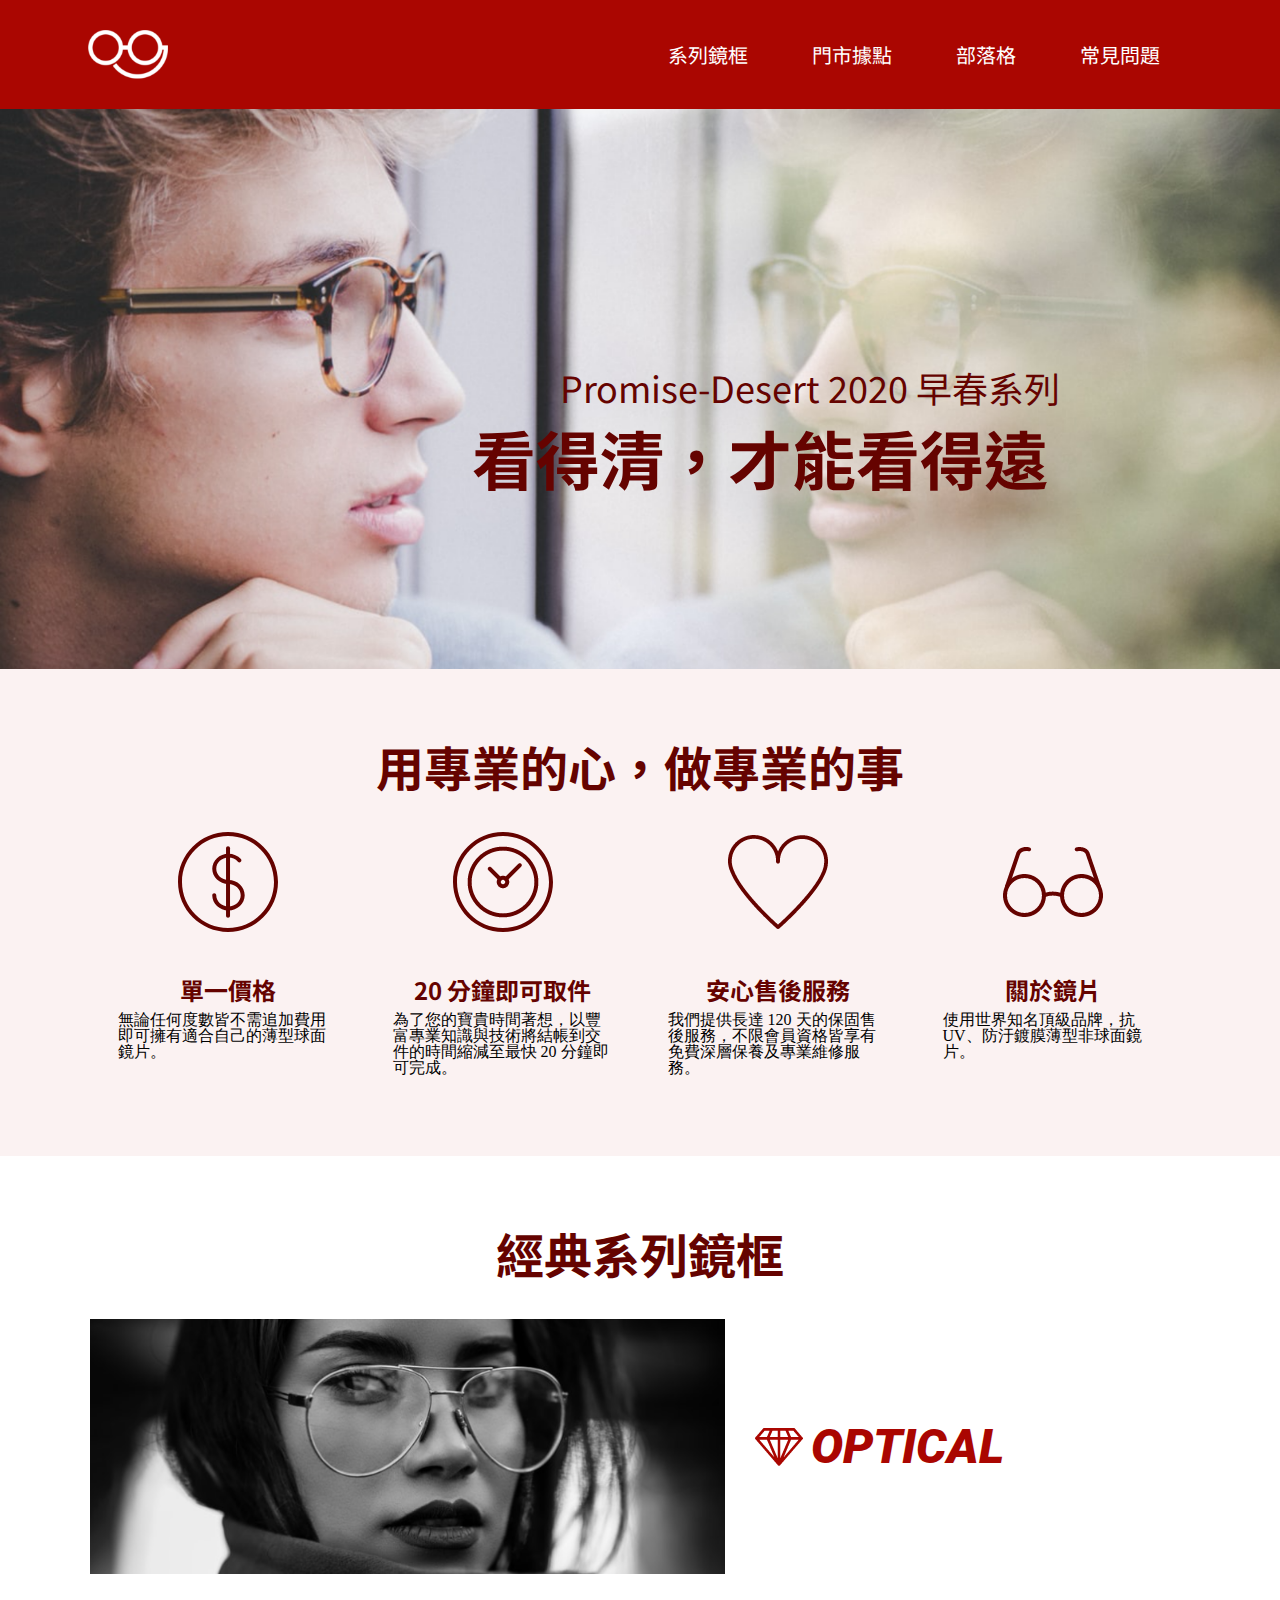
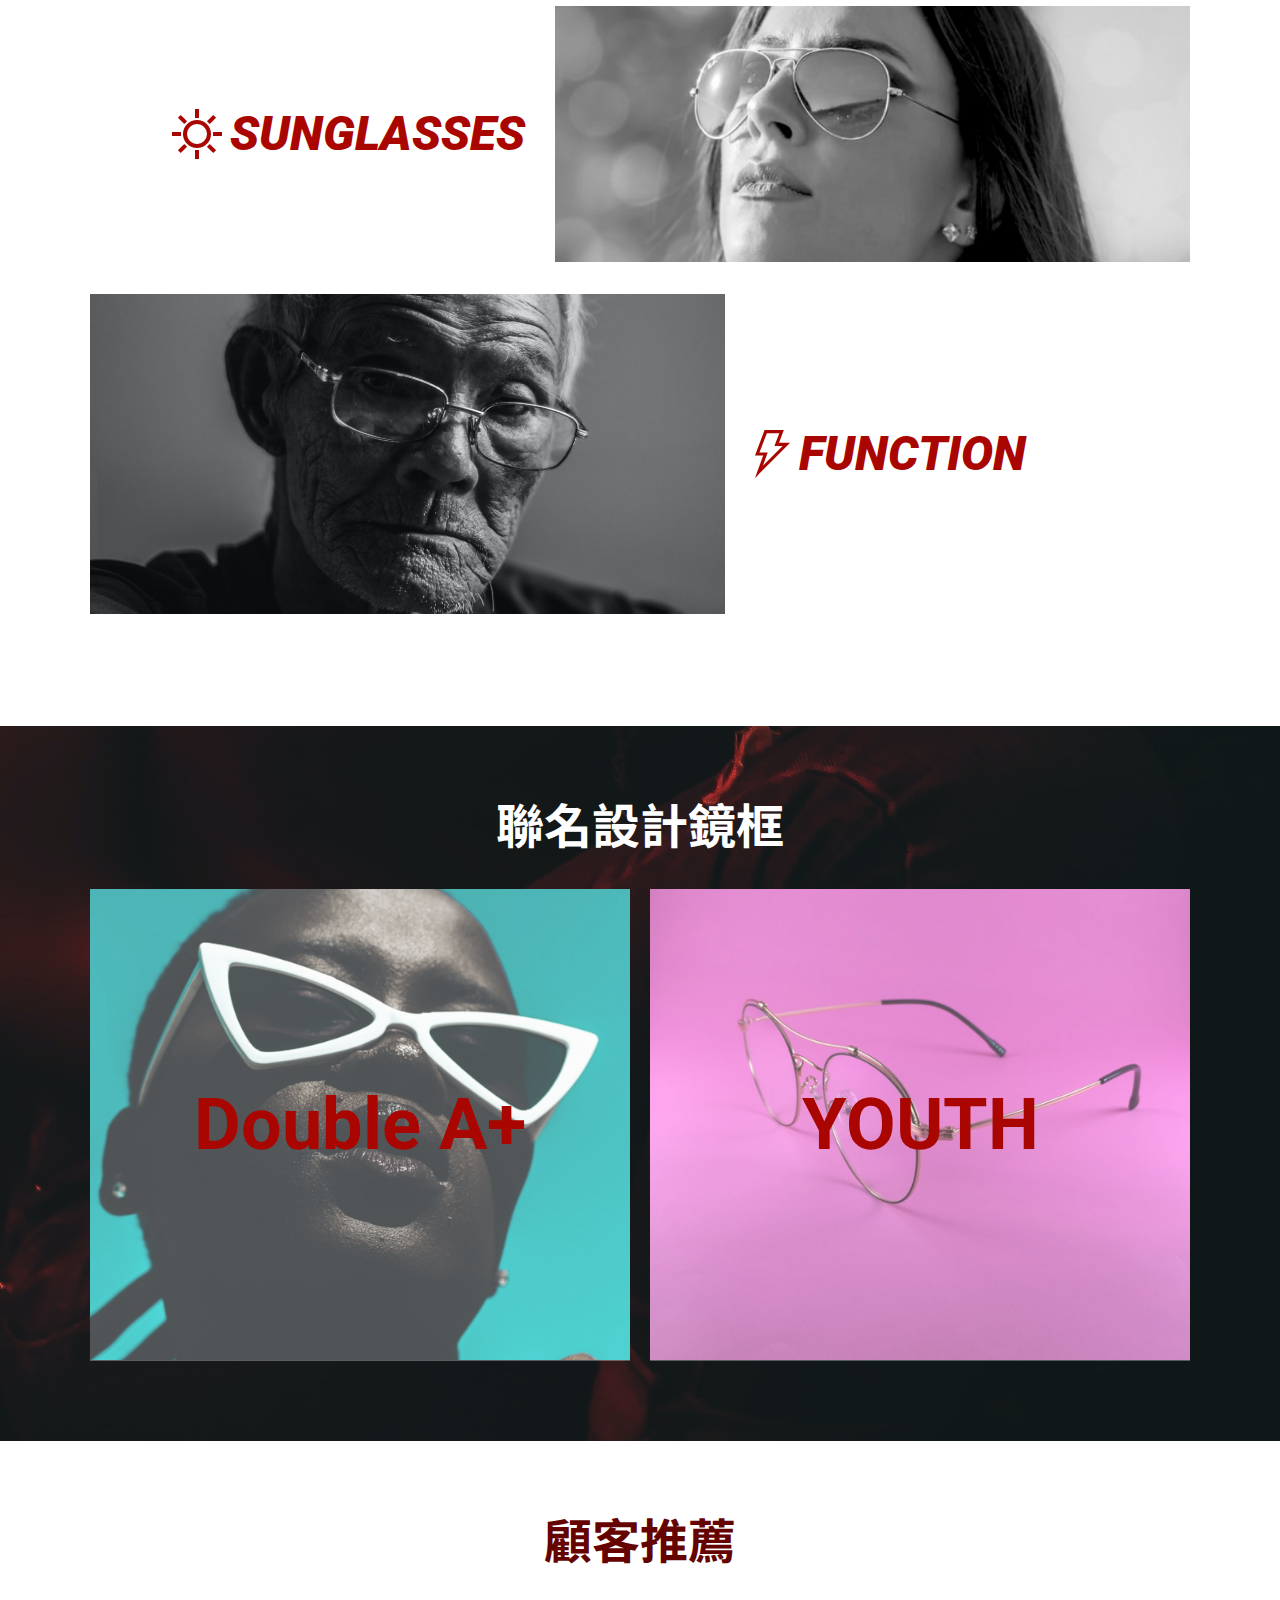
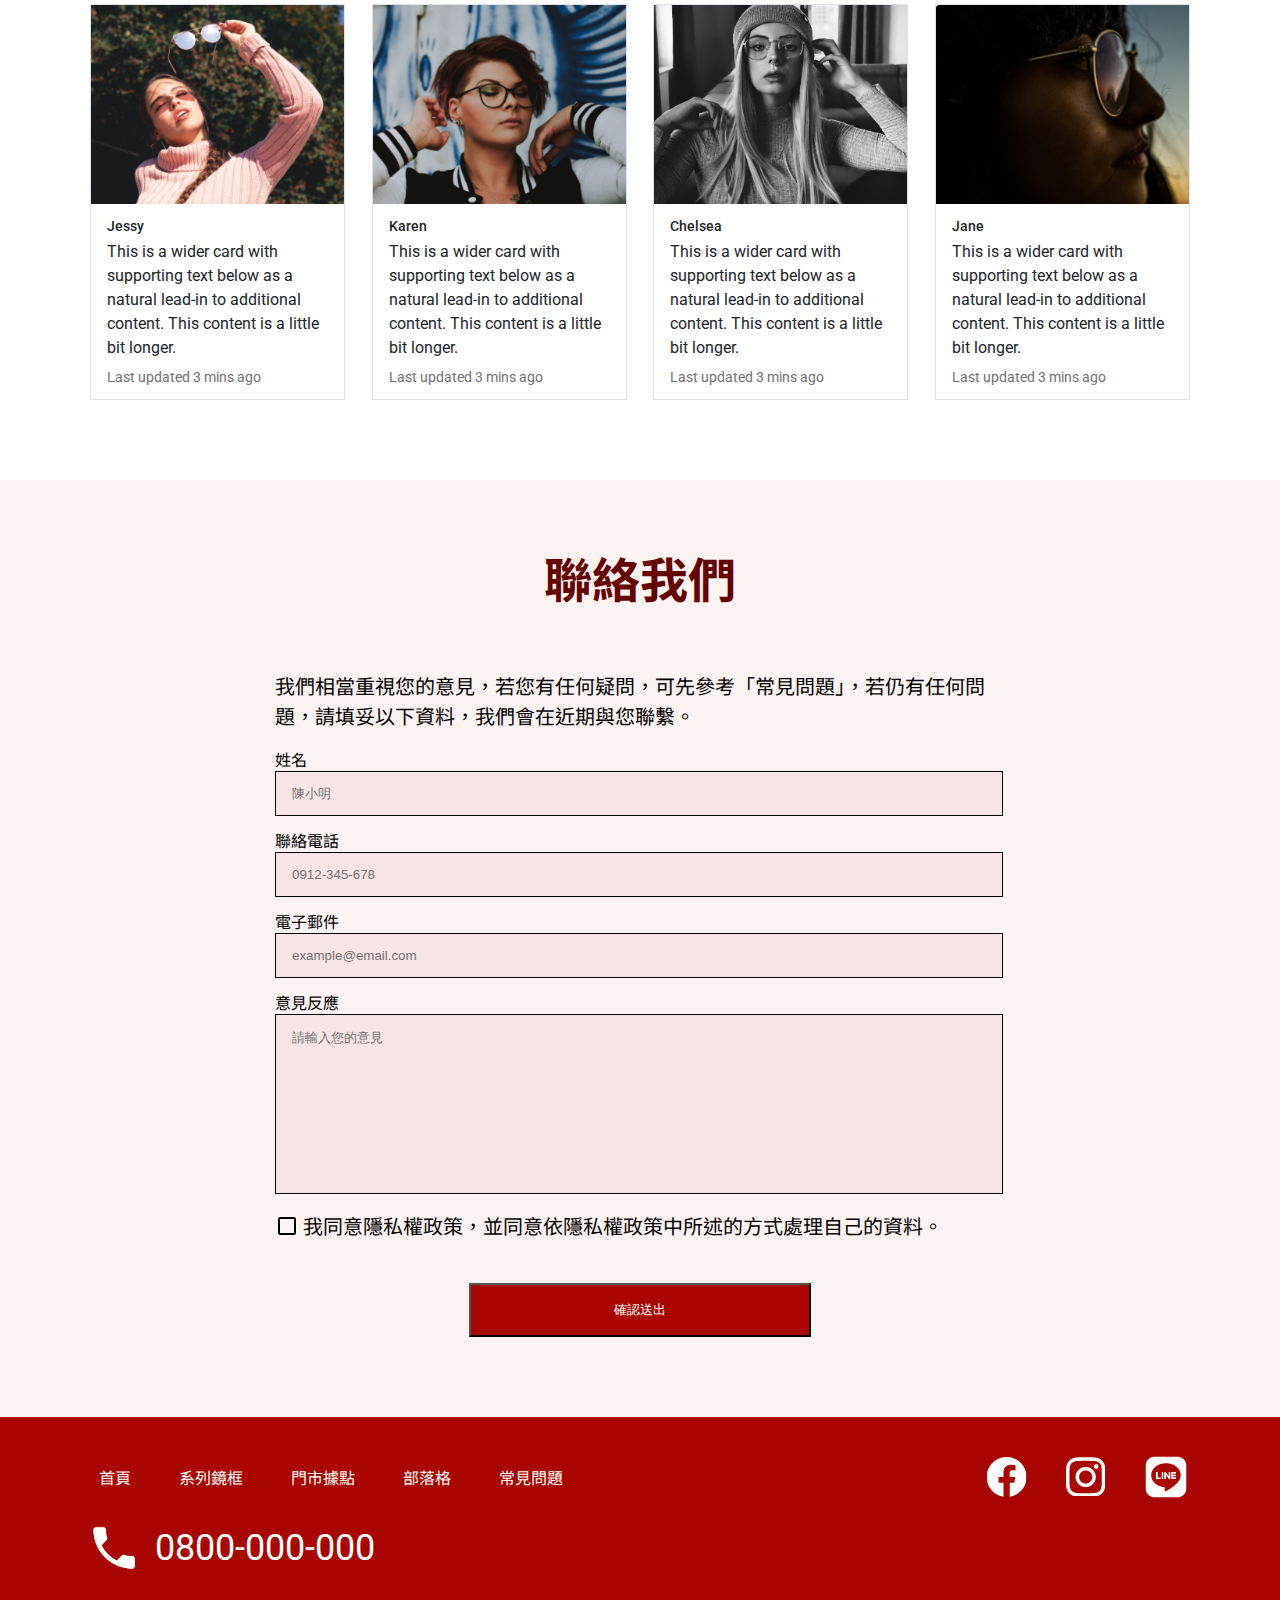
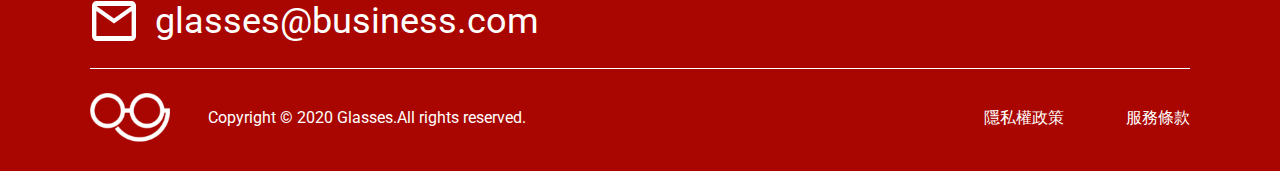
<file: index.html>
<!DOCTYPE html>
<html lang="en">
<head>
    <meta charset="UTF-8">
    <meta name="viewport" content="width=device-width, initial-scale=1.0">
    <title>第三週主線任務-首頁</title>
    <link href="https://fonts.googleapis.com/css2?family=Noto+Sans+TC:wght@400;700&family=Roboto:ital,wght@0,400;0,500;0,700;1,900&display=swap" rel="stylesheet">
    <link rel="stylesheet" href="css/style.css">
</head>
<body>
    <!-- header -->
    <div class="header">
        <h1 class="logo pt-10 pb-10">
            <a href="index.html" target="_black">Logo</a>
        </h1>
        <ul class="menu">
            <li class="menu-item-a"><a href="glasses.html" target="_black">系列鏡框</a></li>
            <li class="menu-item-b"><a href="#" target="_black">門市據點</a></li>
            <li class="menu-item-c"><a href="#" target="_black">部落格</a></li>
            <li class="menu-item-d"><a href="#" target="_black">常見問題</a></li>
        </ul>
    </div>
    
    <!-- content -->
    <div class="content">
        <div class="banner-index">
            <img class="img banner-index-pc" src="img/banner.png" alt="banner">
            <img class="img banner-index-pad" src="img/banner-sm.png" alt="banner">
            <p class="title">Promise-Desert 2020 早春系列</br>
                <span class="solgan">看得清，才能看得遠</span></p>
        </div>
    </div>
    <div class="bg-color">
        <div class="container pt-64 pb-80 pt-40 pt-32 pb-12">
            <h2 class="subtitle mb-60 mb-32 mb-20">用專業的心，做專業的事</h2>
            <ul class="summary">
                <li class="summary-items">
                    <img class="img mb-40 mb-16" src="img/iconfinder_circle-dollar_430089.png" alt="單一價格">
                    <h3 class="summary-label mb-8">單一價格</h3>
                    <p>無論任何度數皆不需追加費用即可擁有適合自己的薄型球面鏡片。</p>
                </li>
                <li class="summary-items">
                    <img class="img mb-40 mb-16" src="img/iconfinder_clock-1_430090.png" alt="20分鐘取件">
                    <h3 class="summary-label mb-8">20 分鐘即可取件</h3>
                    <p>為了您的寶貴時間著想，以豐富專業知識與技術將結帳到交件的時間縮減至最快 20 分鐘即可完成。</p>
                </li>
                <li class="summary-items">
                    <img class="img mb-40 mb-16" src="img/iconfinder_heart_430099.png" alt="安心售後服務">
                    <h3 class="summary-label mb-8">安心售後服務</h3>
                    <p>我們提供長達 120 天的保固售後服務，不限會員資格皆享有免費深層保養及專業維修服務。</p>
                </li>
                <li class="summary-items">
                    <img class="img mb-40 mb-16" src="img/iconfinder_glasses_430098 (1).png" alt="關於鏡片">
                    <h3 class="summary-label mb-8">關於鏡片</h3>
                    <p>使用世界知名頂級品牌，抗UV、防汙鍍膜薄型非球面鏡片。</p>
                </li>
            </ul>
        </div>
    </div>
    <div class="container pt-64 pb-80 pt-40 pl-30 pb-40 pt-32 pl-15 pr-15 pb-32">
        <h2 class="subtitle mb-60 mb-32 mb-20">經典系列鏡框</h2>
        <ul>
            <li class="product-items mb-32 mb-8">
                <div class="product-pic product-pic-pure-rwd-a">
                    <img class="img product-pic-rwd" src="img/product-1.png" alt="pic">
                    <img class="img product-label-rwd" src="img/iconfinder_44_2529968__fff.png" alt="icon">
                    <p class="product-label-rwd ml-8">OPTICAL</p>
                </div>                    
                <ul class="product-label ml-30 ml-0">
                    <li><img class="img product-label-pc" src="img/iconfinder_44_2529968.png" alt="icon"></li>
                    <li><p class="product-label-pc-text">OPTICAL</p></li>
                </ul>
            </li>
            <li class="product-items mb-32 fxd-rr fxd-r mb-8">
                <div class="product-pic product-pic-pure-rwd-b">
                    <img class="img product-pic-rwd" src="img/product-2.png" alt="pic">
                    <img class="img product-label-rwd" src="img/Layer_1__fff.png" alt="icon">
                    <p class="product-label-rwd ml-8">SUNGLASSES</p>
                </div>                    
                <ul class="product-label mr-30 ml-30 ml-0">
                    <li><img class="img product-label-pc" src="img/Layer_1.png" alt="icon"></li>
                    <li><p>SUNGLASSES</p></li>
                </ul>
            </li>
            <li class="product-items mb-32 mb-8">
                <div class="product-pic product-pic-pure-rwd-c">
                    <img class="img product-pic-rwd" src="img/28.png" alt="pic">
                    <img class="img product-label-rwd" src="img/Page-1_fff.png" alt="icon">
                    <p class="product-label-rwd ml-8">FUNCTION</p>
                </div>                    
                <ul class="product-label ml-30 ml-0">
                    <li><img class="img product-label-pc" src="img/icon-72-lightning.png" alt="icon"></li>
                    <li><p>FUNCTION</p></li>
                </ul>
            </li>
        </ul>
    </div>
    <div class="bg-img">
        <div class="container pt-64 pb-80 pt-40 pt-32 pb-32">
            <h2 class="subtitle mb-60 mb-32">聯名設計鏡框</h2>
            <ul class="co-branding">
                <li class="co-branding-items mb-16">
                    <div class="bg-color-fff">
                        <p>Double A+</p>
                    </div>
                    <img class="img" src="img/product-8.png" alt="">
                </li>
                <li class="co-branding-items">
                    <div class="bg-color-fff">
                        <p>YOUTH</p>
                    </div>
                    <img class="img" src="img/product-9.png" alt="">
                </li>
            </ul>
        </div>
    </div>
    <div class="container pt-64 pb-80 pl-39 pr-39 pt-40 pb-40 pt-32 pl-15 pr-15 pb-5">
        <h2 class="subtitle mb-60 mb-32 mb-20">顧客推薦</h2>
        <ul class="consumer">
            <li class="mb-28">
                <img class="img" src="img/rec-1.png" alt="pic">
                <ul>
                    <li class="user">Jessy</li>
                    <li class="description">This is a wider card with supporting text below as a natural lead-in to additional content. This content is a little bit longer.</li>
                    <li class="time">Last updated 3 mins ago</li>
                </ul>
            </li>
            <li class="mb-28">
                <img class="img" src="img/rec-2.png" alt="pic">
                <ul>
                    <li class="user">Karen</li>
                    <li class="description">This is a wider card with supporting text below as a natural lead-in to additional content. This content is a little bit longer.</li>
                    <li class="time">Last updated 3 mins ago</li>
                </ul>
            </li>
            <li class="mb-28">
                <img class="img" src="img/rec-3.png" alt="pic">
                <ul>
                    <li class="user">Chelsea</li>
                    <li class="description">This is a wider card with supporting text below as a natural lead-in to additional content. This content is a little bit longer.</li>
                    <li class="time">Last updated 3 mins ago</li>
                </ul>
            </li>
            <li class="mb-28">
                <img class="img" src="img/rec-4.png" alt="pic">
                <ul>
                    <li class="user">Jane</li>
                    <li class="description">This is a wider card with supporting text below as a natural lead-in to additional content. This content is a little bit longer.</li>
                    <li class="time">Last updated 3 mins ago</li>
                </ul>
            </li>
        </ul>
    </div>
    <div class="bg-color">
        <div class="container pt-64 pb-80 pt-40 pl-159 pr-159 pt-32 pl-15 pr-15 pb-32">
            <h2 class="subtitle mb-60 mb-16">聯絡我們</h2>
            <div class="contact">
                <p class="mb-20">我們相當重視您的意見，若您有任何疑問，可先參考「常見問題」，若仍有任何問題，請填妥以下資料，我們會在近期與您聯繫。</p>
                <form class="pure-form" action="index.html">
                    <label class="points" for="name" >姓名</label>
                    <input class="date" type="text" name="name" placeholder="陳小明">
                    <label class="points" for="phone" >聯絡電話</label>
                    <input class="date" type="text" name="phone" placeholder="0912-345-678">
                    <label class="points" for="email" >電子郵件</label>
                    <input class="date" type="text" name="email" placeholder="example@email.com">
                    <label class="points" for="content" >意見反應</label>
                    <textarea class="suggest" name="content" cols="30" rows="10" placeholder="請輸入您的意見"></textarea>
                    <div class="check mb-42 mb-24">
                        <img img="img" src="img/ic_check_box_outline_blank_24px.png" alt="agree">
                        <p>我同意隱私權政策，並同意依隱私權政策中所述的方式處理自己的資料。</p>
                    </div>
                    <div class="final">
                        <input class="form-btn" type="submit" value="確認送出">  
                    </div>
                </form>
            </div>
        </div>
    </div>

    <!-- footer -->
    <div class="footer">
        <div class="container pt-36 ml-48 mr-39 ml-15 mr-15 pt-24">
            <div class="nav mb-20 mb-0">
                <ul class="nav-menu">
                    <li><a href="index.html" target="_black">首頁</a></li>
                    <li><a href="glasses.html" target="_black">系列鏡框</a></li>
                    <li><a href="#" target="_black">門市據點</a></li>
                    <li><a href="#" target="_black">部落格</a></li>
                    <li><a href="#" target="_black">常見問題</a></li>
                </ul>    
                <ul class="community">
                    <li><a href="#"><img class="img" src="img/ic_social_fb.png" alt="fb"></a></li>
                    <li><a href="#"><img class="img" src="img/ic_social_ig.png" alt="ig"></a></li>
                    <li><a href="#"><img class="img" src="img/ic_social_line.png" alt="line"></a></li>
                </ul>
            </div>
            <div class="service pb-20 mb-24 mb-18">
                <div class="telphone mb-19 mb-11 mb-8">
                    <img class="img" src="img/local_phone-24px@2x.png" alt="telphone">
                    <a class="ml-17 ml-8 ml-4" href="tel:+0800-000-000">0800-000-000</a>
                </div>
                <div class="mail">
                    <img class="img" src="img/mail_outline-24px@2x.png" alt="mail address">
                    <a class="ml-17 ml-8" href="mailto:glasses@business.com">glasses@business.com</a>
                </div>
            </div>
            <div class="copyright pb-29 pb-0">
                <div class="company mb-7">
                    <img class="img" src="img/logo-new_工作區域 1.png" alt="logo">
                    <p>Copyright © 2020 Glasses.All rights reserved.</p>
                </div>
                <ul class="statement">
                    <li><a href="#">隱私權政策</a></li>
                    <li><a href="#">服務條款</a></li>
                </ul>
            </div>
        </div>
    </div>
</body>
</html>
</file>
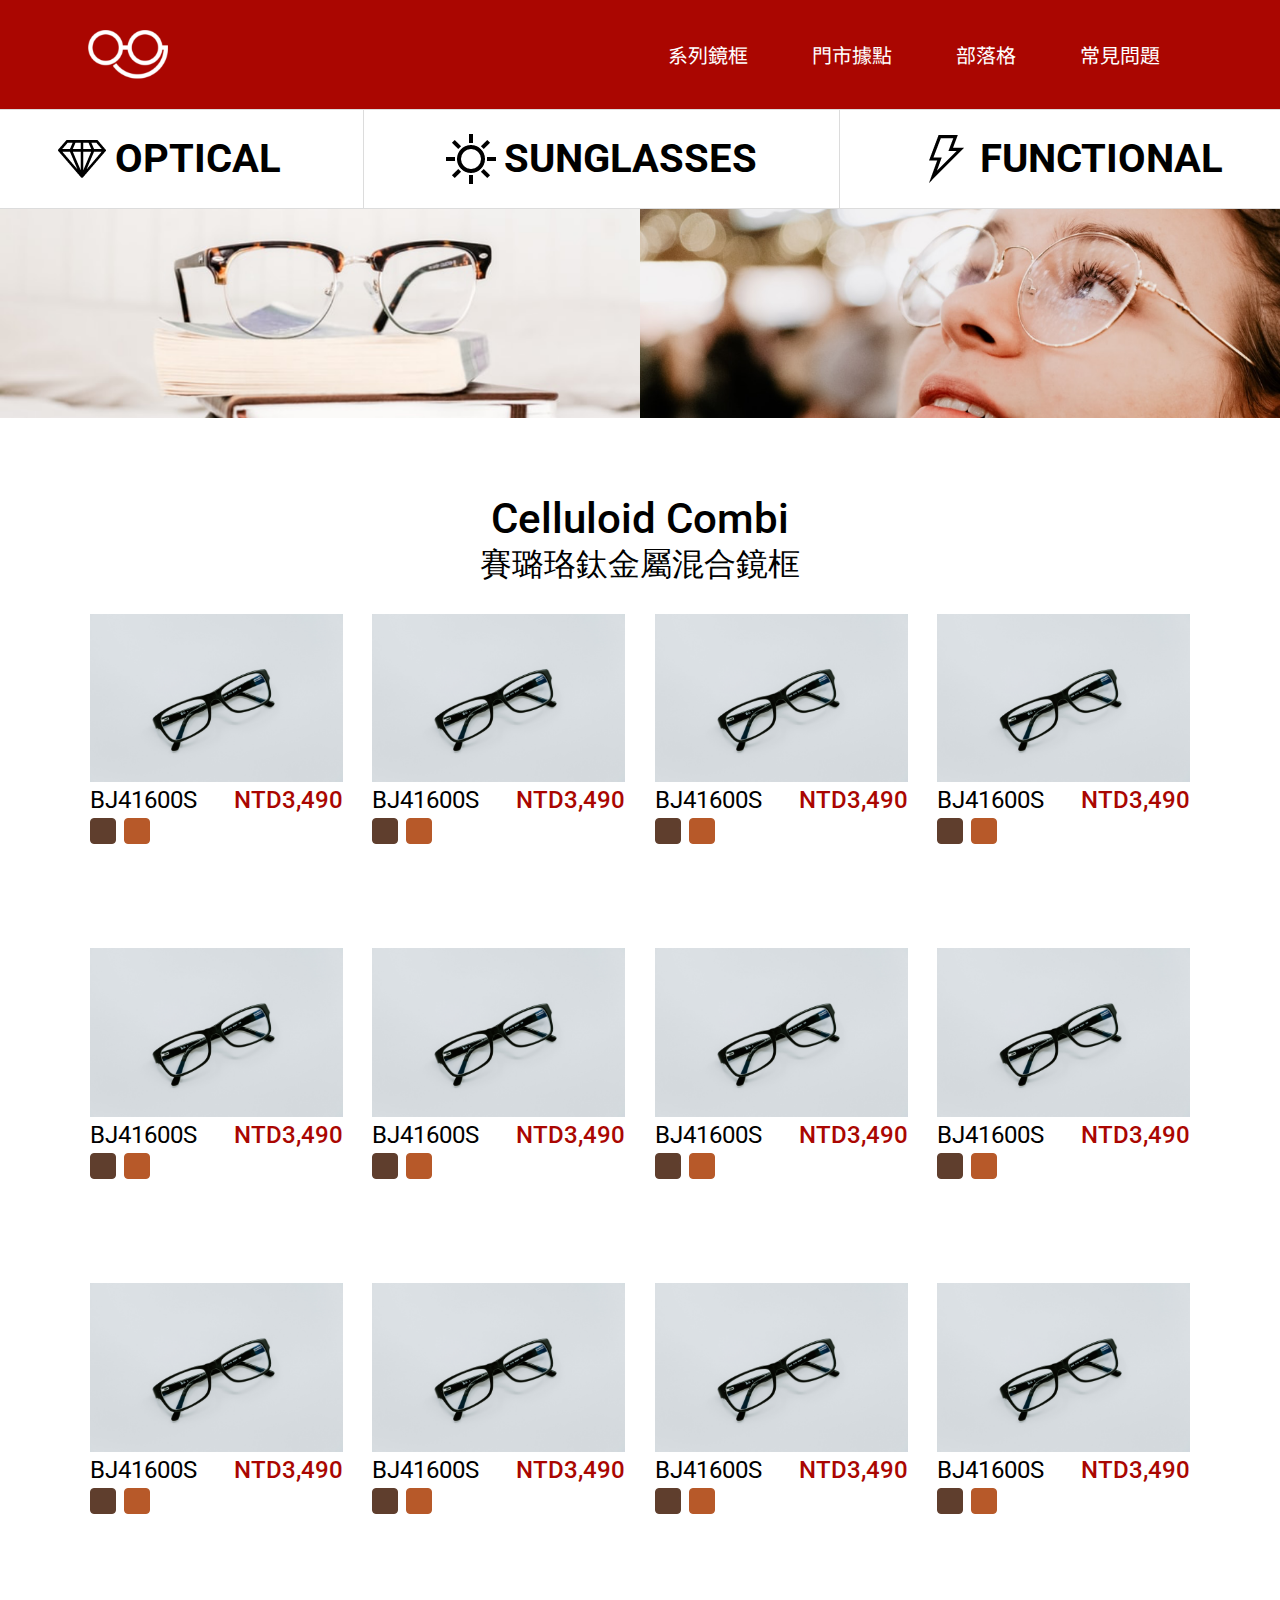
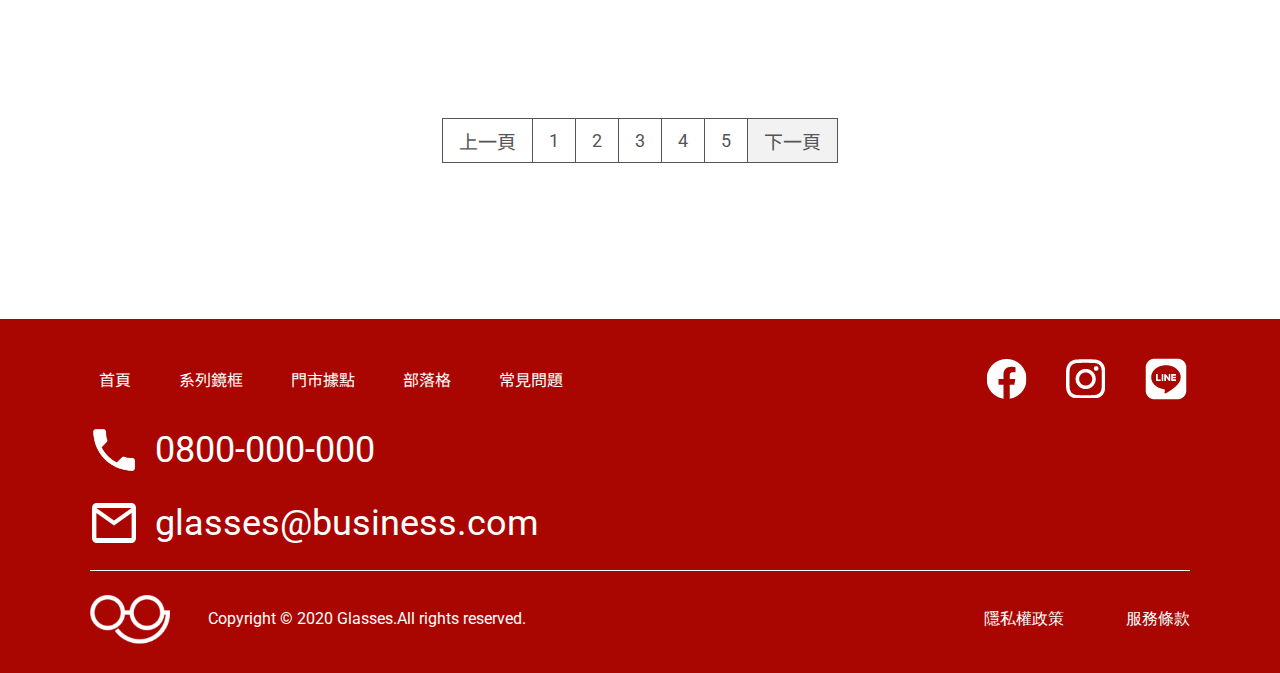
<file: glasses.html>
<!DOCTYPE html>
<html lang="en">
<head>
    <meta charset="UTF-8">
    <meta name="viewport" content="width=device-width, initial-scale=1.0">
    <title>第三週主線任務-系列鏡框</title>
    <link href="https://fonts.googleapis.com/css2?family=Noto+Sans+TC:wght@400;700&family=Roboto:ital,wght@0,400;0,500;0,700;1,900&display=swap" rel="stylesheet">
    <link rel="stylesheet" href="css/style.css">
</head>
<body>
    <!-- header -->
    <div class="header">
        <h1 class="logo pt-10 pb-10">
            <a href="index.html" target="_black">Logo</a>
        </h1>
        <ul class="menu">
            <li class="menu-item-a"><a href="glasses.html" target="_black">系列鏡框</a></li>
            <li class="menu-item-b"><a href="#" target="_black">門市據點</a></li>
            <li class="menu-item-c"><a href="#" target="_black">部落格</a></li>
            <li class="menu-item-d"><a href="#" target="_black">常見問題</a></li>
        </ul>
    </div>
    
    <!-- content -->
    <ul class="submenu">
        <li class="submenu-items">
            <a href="#" target="_black">
                <img src="img/iconfinder_44_2529968_glasses.png" alt="icon" class="img mr-8 mr-5">
                OPTICAL    
            </a>                              
        </li>
        <li class="submenu-items">
            <a href="#" target="_black">
                <img src="img/Layer_1_glasses.png" alt="icon" class="img mr-8 mr-5">
                SUNGLASSES
            </a>                                  
        </li>
        <li class="submenu-items submenu-items-pure">
            <a href="#" target="_black">
                <img src="img/Page-1_glasses.png" alt="icon" class="img mr-8 mr-5">
                FUNCTIONAL
            </a>                             
        </li>
    </ul>        
    <ul class="banner-glasses">
        <li><img src="img/banner-1.png" alt="banner" class="img banner-glasses-pc"></li>
        <li><img src="img/banner-1-pad.png" alt="banner" class="img banner-glasses-pad"></li>
        <li><img src="img/banner-2.png" alt="banner" class="img banner-glasses-pc"></li>
        <li><img src="img/banner-2-pad.png" alt="banner" class="img banner-glasses-pad"></li>
    </ul>
    <div class="container pt-80 pb-100 pt-40 pl-39 pr-39 pb-33 pt-30 pl-5 pr-5 pb-8">
        <h2 class="subtitle-glasses mb-40 mb-32 mb-20">Celluloid Combi</br><span>賽璐珞鈦金屬混合鏡框</span></h2>
        <ul class="product-list-glasses">
            <!-- no.1 -->
            <li class="product-items-glasses mb-104 mb-72 mb-32">
                <img src="img/products-7.jpg" alt="product" class="img">
                <ul class="msg-glasses">
                    <li class="model-glasses">BJ41600S</li>
                    <li class="price-glasses">NTD3,490</li>
                </ul>
                <ul class="color_block-glasses">
                    <li class="color_block-5F3E2D mr-8 mr-4"><a href="#">color</a></li>
                    <li class="color_block-B75929"><a href="#">color</a></li>
                </ul>
            </li>
            <!-- no.2 -->
            <li class="product-items-glasses mb-104 mb-72 mb-32">
                <img src="img/products-7.jpg" alt="product" class="img">
                <ul class="msg-glasses">
                    <li class="model-glasses">BJ41600S</li>
                    <li class="price-glasses">NTD3,490</li>
                </ul>
                <ul class="color_block-glasses">
                    <li class="color_block-5F3E2D mr-8 mr-4"><a href="#">color</a></li>
                    <li class="color_block-B75929"><a href="#">color</a></li>
                </ul>
            </li>
            <!-- no.3 -->
            <li class="product-items-glasses mb-104 mb-72 mb-32">
                <img src="img/products-7.jpg" alt="product" class="img">
                <ul class="msg-glasses">
                    <li class="model-glasses">BJ41600S</li>
                    <li class="price-glasses">NTD3,490</li>
                </ul>
                <ul class="color_block-glasses">
                    <li class="color_block-5F3E2D mr-8 mr-4"><a href="#">color</a></li>
                    <li class="color_block-B75929"><a href="#">color</a></li>
                </ul>
            </li>
            <!-- no.4 -->
            <li class="product-items-glasses mb-104 mb-72 mb-32">
                <img src="img/products-7.jpg" alt="product" class="img">
                <ul class="msg-glasses">
                    <li class="model-glasses">BJ41600S</li>
                    <li class="price-glasses">NTD3,490</li>
                </ul>
                <ul class="color_block-glasses">
                    <li class="color_block-5F3E2D mr-8 mr-4"><a href="#">color</a></li>
                    <li class="color_block-B75929"><a href="#">color</a></li>
                </ul>
            </li>
            <!-- no.5 -->
            <li class="product-items-glasses mb-104 mb-72 mb-32">
                <img src="img/products-7.jpg" alt="product" class="img">
                <ul class="msg-glasses">
                    <li class="model-glasses">BJ41600S</li>
                    <li class="price-glasses">NTD3,490</li>
                </ul>
                <ul class="color_block-glasses">
                    <li class="color_block-5F3E2D mr-8 mr-4"><a href="#">color</a></li>
                    <li class="color_block-B75929"><a href="#">color</a></li>
                </ul>
            </li>
            <!-- no.6 -->
            <li class="product-items-glasses mb-104 mb-72 mb-32">
                <img src="img/products-7.jpg" alt="product" class="img">
                <ul class="msg-glasses">
                    <li class="model-glasses">BJ41600S</li>
                    <li class="price-glasses">NTD3,490</li>
                </ul>
                <ul class="color_block-glasses">
                    <li class="color_block-5F3E2D mr-8 mr-4"><a href="#">color</a></li>
                    <li class="color_block-B75929"><a href="#">color</a></li>
                </ul>
            </li>
            <!-- no.7 -->
            <li class="product-items-glasses mb-104 mb-72 mb-32">
                <img src="img/products-7.jpg" alt="product" class="img">
                <ul class="msg-glasses">
                    <li class="model-glasses">BJ41600S</li>
                    <li class="price-glasses">NTD3,490</li>
                </ul>
                <ul class="color_block-glasses">
                    <li class="color_block-5F3E2D mr-8 mr-4"><a href="#">color</a></li>
                    <li class="color_block-B75929"><a href="#">color</a></li>
                </ul>
            </li>
            <!-- no.8 -->
            <li class="product-items-glasses mb-104 mb-72 mb-32">
                <img src="img/products-7.jpg" alt="product" class="img">
                <ul class="msg-glasses">
                    <li class="model-glasses">BJ41600S</li>
                    <li class="price-glasses">NTD3,490</li>
                </ul>
                <ul class="color_block-glasses">
                    <li class="color_block-5F3E2D mr-8 mr-4"><a href="#">color</a></li>
                    <li class="color_block-B75929"><a href="#">color</a></li>
                </ul>
            </li>
            <!-- no.9 -->
            <li class="product-items-glasses mb-104 mb-72 mb-32">
                <img src="img/products-7.jpg" alt="product" class="img">
                <ul class="msg-glasses">
                    <li class="model-glasses">BJ41600S</li>
                    <li class="price-glasses">NTD3,490</li>
                </ul>
                <ul class="color_block-glasses">
                    <li class="color_block-5F3E2D mr-8 mr-4"><a href="#">color</a></li>
                    <li class="color_block-B75929"><a href="#">color</a></li>
                </ul>
            </li>
            <!-- no.10 -->
            <li class="product-items-glasses mb-104 mb-72 mb-32">
                <img src="img/products-7.jpg" alt="product" class="img">
                <ul class="msg-glasses">
                    <li class="model-glasses">BJ41600S</li>
                    <li class="price-glasses">NTD3,490</li>
                </ul>
                <ul class="color_block-glasses">
                    <li class="color_block-5F3E2D mr-8 mr-4"><a href="#">color</a></li>
                    <li class="color_block-B75929"><a href="#">color</a></li>
                </ul>
            </li>
            <!-- no.11 -->
            <li class="product-items-glasses mb-104 mb-72 mb-32">
                <img src="img/products-7.jpg" alt="product" class="img">
                <ul class="msg-glasses">
                    <li class="model-glasses">BJ41600S</li>
                    <li class="price-glasses">NTD3,490</li>
                </ul>
                <ul class="color_block-glasses">
                    <li class="color_block-5F3E2D mr-8 mr-4"><a href="#">color</a></li>
                    <li class="color_block-B75929"><a href="#">color</a></li>
                </ul>
            </li>
            <!-- no.12 -->
            <li class="product-items-glasses mb-104 mb-72 mb-32">
                <img src="img/products-7.jpg" alt="product" class="img">
                <ul class="msg-glasses">
                    <li class="model-glasses">BJ41600S</li>
                    <li class="price-glasses">NTD3,490</li>
                </ul>
                <ul class="color_block-glasses">
                    <li class="color_block-5F3E2D mr-8 mr-4"><a href="#">color</a></li>
                    <li class="color_block-B75929"><a href="#">color</a></li>
                </ul>
            </li>
        </ul>
    </div>
    <div class="container mb-156 mb-104 mb-56">
        <ul class="page-list-glasses ">
            <li class="page-glasses up-glasses"><a href="#" class="updown-glasses">上一頁</a></li>
            <li class="page-glasses"><a href="#" class="pure-page-glasses">1</a></li>
            <li class="page-glasses"><a href="#" class="pure-page-glasses">2</a></li>
            <li class="page-glasses"><a href="#" class="pure-page-glasses">3</a></li>
            <li class="page-glasses"><a href="#" class="pure-page-glasses">4</a></li>
            <li class="page-glasses"><a href="#" class="pure-page-glasses">5</a></li>
            <li class="page-glasses down-glasses"><a href="#" class="updown-glasses">下一頁</a></li>
        </ul>
    </div>

    <!-- footer -->
    <div class="footer">
        <div class="container pt-36 ml-48 mr-39 ml-15 mr-15 pt-24">
            <div class="nav mb-20 mb-0">
                <ul class="nav-menu">
                    <li><a href="index.html" target="_black">首頁</a></li>
                    <li><a href="glasses.html" target="_black">系列鏡框</a></li>
                    <li><a href="#" target="_black">門市據點</a></li>
                    <li><a href="#" target="_black">部落格</a></li>
                    <li><a href="#" target="_black">常見問題</a></li>
                </ul>    
                <ul class="community">
                    <li><a href="#"><img class="img" src="img/ic_social_fb.png" alt="fb"></a></li>
                    <li><a href="#"><img class="img" src="img/ic_social_ig.png" alt="ig"></a></li>
                    <li><a href="#"><img class="img" src="img/ic_social_line.png" alt="line"></a></li>
                </ul>
            </div>
            <div class="service pb-20 mb-24 mb-18">
                <div class="telphone mb-19 mb-11 mb-8">
                    <img class="img" src="img/local_phone-24px@2x.png" alt="telphone">
                    <a class="ml-17 ml-8 ml-4" href="tel:+0800-000-000">0800-000-000</a>
                </div>
                <div class="mail">
                    <img class="img" src="img/mail_outline-24px@2x.png" alt="mail address">
                    <a class="ml-17 ml-8" href="mailto:glasses@business.com">glasses@business.com</a>
                </div>
            </div>
            <div class="copyright pb-29 pb-0">
                <div class="company mb-7">
                    <img class="img" src="img/logo-new_工作區域 1.png" alt="logo">
                    <p>Copyright © 2020 Glasses.All rights reserved.</p>
                </div>
                <ul class="statement">
                    <li><a href="#">隱私權政策</a></li>
                    <li><a href="#">服務條款</a></li>
                </ul>
            </div>
        </div>
    </div>

</body>
</html>
</file>
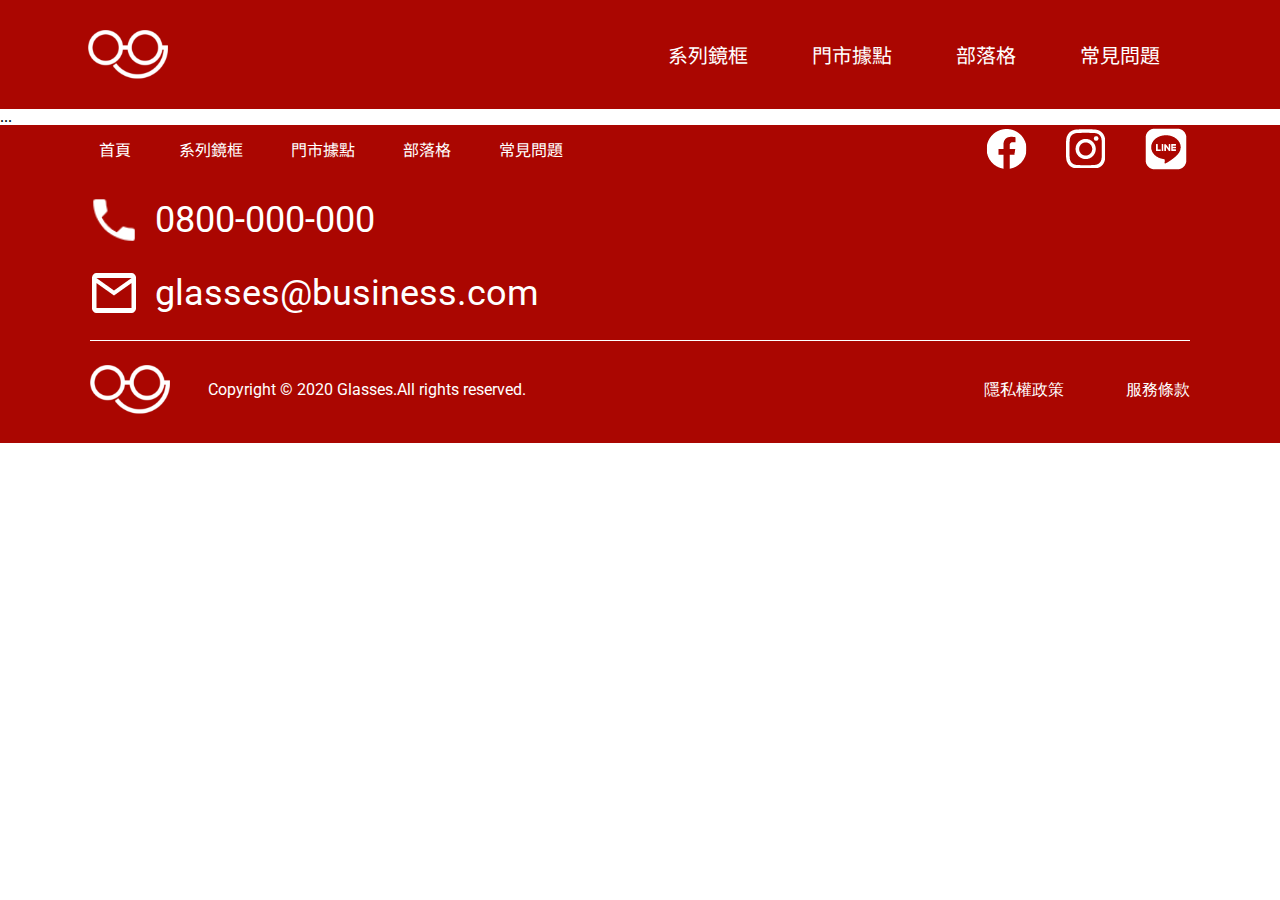
<file: layout.html>
<!DOCTYPE html>
<html lang="en">
<head>
    <meta charset="UTF-8">
    <meta name="viewport" content="width=device-width, initial-scale=1.0">
    <title>第三週主線任務</title>
    <link href="https://fonts.googleapis.com/css2?family=Noto+Sans+TC:wght@400;700&family=Roboto:ital,wght@0,400;0,500;0,700;1,900&display=swap" rel="stylesheet">
    <link rel="stylesheet" href="css/style.css">
</head>
<body>
    <!-- ----------layout---------- -->
    <div class="header">
        <h1 class="logo">
            <a href="#" target="_black">Logo</a>
        </h1>
        <ul class="menu">
            <li><a href="#" target="_black">系列鏡框</a></li>
            <li><a href="#" target="_black">門市據點</a></li>
            <li><a href="#" target="_black">部落格</a></li>
            <li><a href="#" target="_black">常見問題</a></li>
        </ul>
    </div>
    
    <div class="content">
        ...
    </div>

    <div class="footer">
        <div class="container pt36 ">
            <div class="nav mb-20 ml-48 mr-39">
                <ul class="nav-menu">
                    <li><a href="#" target="_black">首頁</a></li>
                    <li><a href="#" target="_black">系列鏡框</a></li>
                    <li><a href="#" target="_black">門市據點</a></li>
                    <li><a href="#" target="_black">部落格</a></li>
                    <li><a href="#" target="_black">常見問題</a></li>
                </ul>    
                <ul class="community">
                    <li><a href="#"><img class="img" src="img/ic_social_fb.png" alt="fb"></a></li>
                    <li><a href="#"><img class="img" src="img/ic_social_ig.png" alt="ig"></a></li>
                    <li><a href="#"><img class="img" src="img/ic_social_line.png" alt="line"></a></li>
                </ul>
            </div>

            <div class="service pb-20 mb-24">
                <div class="telphone mb-19">
                    <img class="img" src="img/local_phone-24px.png" alt="telphone">
                    <a class="ml-17" href="tel:+0800-000-000">0800-000-000</a>
                </div>
                <div class="mail">
                    <img class="img" src="img/mail_outline-24px.png" alt="mail address">
                    <a class="ml-17" href="mailto:glasses@business.com">glasses@business.com</a>
                </div>
            </div>

            <div class="copyright pb-29">
                <div class="company">
                    <img class="img" src="img/logo-new_工作區域 1.png" alt="logo">
                    <p>Copyright © 2020 Glasses.All rights reserved.</p>
                </div>
                <ul class="statement">
                    <li><a href="#">隱私權政策</a></li>
                    <li><a href="#">服務條款</a></li>
                </ul>
            </div>

        </div>

    </div>

</body>
</html>
</file>
<file: css/style.css>
/* http://meyerweb.com/eric/tools/css/reset/
   v2.0 | 20110126
   License: none (public domain)
*/

html, body, div, span, applet, object, iframe,
h1, h2, h3, h4, h5, h6, p, blockquote, pre,
a, abbr, acronym, address, big, cite, code,
del, dfn, em, img, ins, kbd, q, s, samp,
small, strike, strong, sub, sup, tt, var,
b, u, i, center,
dl, dt, dd, ol, ul, li,
fieldset, form, label, legend,
table, caption, tbody, tfoot, thead, tr, th, td,
article, aside, canvas, details, embed,
figure, figcaption, footer, header, hgroup,
menu, nav, output, ruby, section, summary,
time, mark, audio, video {
	margin: 0;
	padding: 0;
	border: 0;
	font-size: 100%;
	font: inherit;
	vertical-align: baseline;
}
/* HTML5 display-role reset for older browsers */
article, aside, details, figcaption, figure,
footer, header, hgroup, menu, nav, section {
	display: block;
}
body {
	line-height: 1;
}
ol, ul {
	list-style: none;
}
blockquote, q {
	quotes: none;
}
blockquote:before, blockquote:after,
q:before, q:after {
	content: '';
	content: none;
}
table {
	border-collapse: collapse;
	border-spacing: 0;
}
/* ----------layout---------- */
.header{
	background-color: #AA0601;
	margin: 0 auto;
	display: flex;
	justify-content: space-between;
	align-items: center;
	padding: 30px 88px;
}
.logo a{
	display: block;
	width: 80px;
	height: 49px;
	background-image: url("../img/logo-new_工作區域 1.png");
	background-repeat: no-repeat;
	text-indent: 101%;
	white-space: nowrap;
	overflow: hidden;
}
.menu{
	display: flex;
}
.menu a{
	display: block;
	font-size: 20px;
	font-family: 'Noto Sans TC', sans-serif;
	font-weight: 400;
	line-height: 30px;
	text-decoration: none;
	color: #fff;
	padding: 8px 32px;
}
.menu a:hover{
	background-color: #fff;
	color: #AA0601;
}
.footer{
	background-color: #AA0601;
}
.footer a{
	text-decoration: none;
	color: #fff;
}
.container{
	max-width: 1100px;
	margin: 0 auto;
}
.nav{
	display: flex;
    justify-content: space-between;
    align-items: center;
}
.nav-menu{
	display: flex;
	position: relative;
	right: 24px;
}
.nav-menu a{
	line-height: 24px;
	font-family: 'Noto Sans TC', sans-serif;
	font-weight: 400;
	padding: 12px 24px;
}
.pt-36{
	padding-top: 36px;
}
.community, .telphone, .mail, .copyright, .company, .statement{
	display: flex;
	align-items: center;
}
.telphone img, .mail img{
	height: 48px;
}
.community li{
	margin-left: 32px;
}
.img{
	display: block;
}
.mb-20{
	margin-bottom: 20px;
}
.service{
	border-bottom: 1px solid #fff;
}
.pb-20{
	padding-bottom: 20px;
}
.service a{
	font-size: 36px;
	line-height: 54px;
	font-family: 'Roboto', sans-serif;
	font-weight: 400;
}
.ml-17{
	margin-left: 17px;
}
.mb-19{
	margin-bottom: 19px;
}
.mb-24{
	margin-bottom: 24px;
}
.copyright{
	justify-content: space-between;
}
.company p{
	color: #fff;
	line-height: 24px;
	font-family: 'Roboto', sans-serif;
	font-weight: 400;
	margin-left: 38px;
}
.pb-29{
	padding-bottom: 29px;
}
.statement li{
	margin-left: 62px;
}

/* ---------PC-index---------- */
.banner-index img{
    width: 100%;
    object-fit: contain;
}
.banner-index-pad{
    display: none;
}
.banner-index p{
    color: #650300;
    font-family: 'Noto Sans TC', sans-serif;
    position: absolute;
}
.title{
    font-weight: 400;
    font-size: 36px;
    line-height: 50px;
    text-indent: 88px;
    right: 220px;
    top: 362px;
}
.solgan{
    font-weight: 700;
    font-size: 64px;
    line-height: 90px;
}
.bg-color{
    background-color: #AA06010D;
}
.subtitle{
    font-size: 48px;
    line-height: 67px;
    color: #650300;
    font-family: 'Noto Sans TC', sans-serif;
    font-weight: 700;
    text-align: center;
}
.pt-64{
    padding-top: 64px;
}
.pb-80{
    padding-bottom: 80px;
}
.mb-60{
    margin-bottom: 60px;
}
.summary{
    display: flex;
}
.summary-items{
    max-width: 20%;
    display: flex;
    flex-direction: column;
    align-items: center;
    margin: 0 2.5%;
}
.summary-label{
    font-size: 24px;
    line-height: 36px;
    font-family: 'Noto Sans TC', sans-serif;
    font-weight: 700;
    color: #650300;
    margin-bottom: 4px;
}
.items p{
    line-height: 24px;
    font-family: 'Noto Sans TC', sans-serif;
    font-weight: 400;
}
.mb-40{
    margin-bottom: 40px;
}
.product-items, .product-label{
    display: flex;
}
.product-pic{
    width: 635px;
}
.product-pic img{
    max-width: 100%;
}
.product-label{
    align-items: center;
}
.ml-30{
    margin-left: 30px;
}
.product-label-rwd{
    display: none;
}
.product-label p{
    font-size: 48px;
    color: #AA0601;
    font-family: 'Roboto', sans-serif;
    font-weight: 900;
    font-style: italic;
    margin-left: 8px;
}
.mb-32{
    margin-bottom: 32px;
}
.fxd-rr{
    flex-direction: row-reverse;
}
.mr-30{
    margin-right: 30px;
}
.bg-img{
    background-image: url("../img/bg.png");
    background-repeat: no-repeat;
    background-position: bottom;
}
.bg-img .subtitle{
    color: #ffffff;
}
.co-branding{
    display: flex;
    justify-content: space-between;
}
.co-branding-items{
    width: 540px;
    height: 472px;
}
.bg-color-fff{
    width: 540px;
    height: 472px;
    background:rgba(255,255,255,0.3);
    display: flex;
    justify-content: center;
    align-items: center;
    position: absolute;
    z-index: 10;
}
.co-branding-items img{
    max-width: 100%;
}
.co-branding p{
    color: #AA0601;
    font-size: 72px;
    font-family: 'Roboto', sans-serif;;
    font-weight: 700;
}
.consumer{
    display: flex;
    justify-content: space-between;
}
.consumer > li{
    width: 23%;
    border: 1px solid #DEE2E6;
}
.consumer img{
    max-width: 100%;
}
.consumer ul{
    padding: 15px 16px;
}
.user{
    font-size: 14px;
    color: #212529;
    margin-bottom: 7px;
    font-family: 'Roboto', sans-serif;
    font-weight: 500;
}
.description{
    line-height: 24px;
    color: #212529;
    margin-bottom: 10px;
    font-family: 'Roboto', sans-serif;
    font-weight: 400;
}
.time{
    font-size: 14px;
    color: #707070;
    font-family: 'Roboto', sans-serif;
    font-weight: 400;
}
.contact{
    max-width: 730px;
    margin: 0 auto;
    font-family: 'Noto Sans TC', sans-serif;
    font-weight: 400;
}
.contact p{
    font-size: 20px;
    line-height: 30px;
}
.date, .suggest{
    width: 710px;
    background-color: #AA06010D;
    padding: 14px 0px 14px 16px;
    margin-top: 4px;
    margin-bottom: 16px;
    border: 1px solid #000000;
    resize: none;
}
.check{
    display: flex;
    align-items: center;
}
.check img{
    width: 24px;
    height: 24px;
    margin-right: 4px;
}
.mb-42{
    margin-bottom: 42px;
}
.final{
    display: flex;
    justify-content: center;
    align-items: center;
}
.form-btn{
    background-color: #AA0601;
    color: #ffffff;
    padding: 16px 143px;
}
.form-btn:hover{
    background-color: #650300;
}
/* --------PC--glasses---------- */
.submenu{
    margin: 0 auto;
    display: flex;
    justify-content: center;
}
.submenu-items{
    border-top: 1px solid #DCDCDC;
    border-bottom: 1px solid #DCDCDC;
    border-left: 1px solid #DCDCDC;
}
.submenu-items-pure{
    border-right: 1px solid #DCDCDC;
}
.submenu-items a{
    display: flex;
    justify-content: center;
    align-items: center;
    font-family: 'Roboto', sans-serif;
    font-size: 40px;
    font-weight: 700;
    text-decoration: none;
    color: #000000;
    padding: 24px 82px 8px 82px;
    border-bottom: 16px solid transparent;
}
.submenu-items a:hover{
    border-bottom: 16px solid #AA0601;
}
.mr-8{
    margin-right: 8px;
}
.banner-glasses{
    display: flex;
    justify-content: space-between;
}
.banner-glasses li{
    max-width: 945px;
}
.banner-glasses img{
    max-width: 100%;
}
.banner-glasses-pad{
    display: none;
}
.pt-80{
    padding-top: 80px;
}
.pb-100{
    padding-bottom: 100px;
}
.subtitle-glasses{
    font-size: 42px;
    font-family: 'Roboto', sans-serif;
    font-weight: 500;
    text-align: center;
}
.subtitle-glasses span{
    font-size: 32px;
    font-family: 'Roboto', sans-serif;
    font-weight: 400;
    text-align: center;
}
.product-list-glasses{
    display: flex;
    justify-content: space-between;
    flex-wrap: wrap;
}
.product-items-glasses{
    max-width: 23%;
}
.product-items-glasses img{
    width: 100%;
}
.msg-glasses{
    display: flex;
    justify-content: space-between;
    align-items: center;
}
.model-glasses{
    font-size: 24px;
    font-family: 'Roboto', sans-serif;
    font-weight: 400;
    line-height: 36px;
}
.price-glasses{
    font-size: 24px;
    font-family: 'Roboto', sans-serif;
    font-weight: 500;
    color: #AA0601;
    line-height: 36px;
}
.color_block-glasses{
    display: flex;
}
.color_block-glasses li{
    width: 24px;
    height: 24px;
}
.color_block-5F3E2D{
    background-color: #5F3E2D;
    border: 1px solid #5F3E2D;
    border-radius: 4px;
}
.color_block-B75929{
    background-color: #B75929;
    border: 1px solid #B75929;
    border-radius: 4px;
}
.color_block-glasses a{
    display: block;
    text-decoration: none;
    text-indent: 101%;
    overflow: hidden;
    width: 24px;
    height: 24px;
}
.mb-104{
    margin-bottom: 104px;
}
.page-list-glasses{
    display: flex;
    justify-content: center;
}
.page-glasses{
    border-width: 1px 0px 1px 1px;
    border-color: #555555;
    border-style: solid;
}
.down-glasses{
    border-right: 1px solid #555555;
    background: #F2F2F2;
}
.page-list-glasses a{
    display: block;
    padding: 12px 16px;
    text-decoration: none;
    color: #555555;
    line-height: 19px;
}
.updown-glasses{
    font-size: 19px;
    font-family: 'Noto Sans TC', sans-serif;
    font-weight: 400;
}
.pure-page-glasses{
    font-size: 18px;
    font-family: 'Roboto', sans-serif;
    font-weight: 400;    
}
.pure-page-glasses:hover{
    background-color: #000000;
    color: #ffffff;
}
.mb-156{
    margin-bottom: 156px;
}
.nav-menu {
    right: 15px;
}

/* ------------RWD--layput------------ */
@media (max-width:768px) {
	.header {
		padding: 30px 39px;
	}
	.menu a {
		padding: 8px 20px;
	}
	.ml-48{
		margin-left: 48px;
	}
	.mr-39{
		margin-right: 39px;
    }
    .nav-menu a {
        padding: 12px 15px;
    }
    .service a {
        font-size: 20px;
        line-height: 30px;
    }	
    .telphone img, .mail img {
        height: 24px;
    }
    .ml-8{
        margin-left: 8px;
    }
    .ml-11{
        margin-left: 11px;
    }
    .company > img{
        display: none;
    }
    .company p {
        margin-left: 0;
    }
    .statement li {
        margin-left: 24px;
    }
}

@media (max-width:375px) {
    .header {
        padding: 0px 0px;
        flex-wrap: wrap;
        justify-content: center;
    }
    .logo a {
        width: 48px;
        height: 30px;
        background-size: cover;
    }
    .pt-10{
        padding-top: 10px;
    }
    .pb-10{
        padding-bottom: 10px;
    }
    .menu {
        flex-wrap: wrap;
        justify-content: center;
        align-items: center;
    }
    .menu a {
        text-align: center;
    }
    .menu li{
        width: 187px;
        border-top: 1px solid #ffffff;;
    }
    .menu-item-c, .menu-item-d{
        border-bottom: 1px solid #ffffff;
    }
    .menu-item-a, .menu-item-c{
        border-right: 1px solid #ffffff;
    }
    .nav-menu {
        display: none;
    }
    .nav{
        justify-content: flex-end;
    }
    .footer .mb-0{
        margin-bottom: 0px;
    }
    .ml-15{
        margin-left: 15px;
    }
    .mr-15{
        margin-right: 15px;
    }
    .pt-24{
        padding-top: 24px;
    }
    .community li {
        margin-left: 24px;
        width: 24px;
    }
    .community img{
        max-width: 100%;
    }
    .service a {
        font-size: 16px;
    }
    .telphone img, .mail img {
        height: 20px;
    }
    .ml-4{
        margin-left: 4px;
    }
    .mb-8{
        margin-bottom: 8px;
    }
    .mb-18{
        margin-bottom: 18px;
    }
    .copyright, .statement{
        flex-direction: column;
        align-items: flex-start;
    }
    .company p {
        font-size: 14px;
        line-height: 21px;
    }
    .company > img {
        display: block;
        order: 1;
        width: 46px;
        position: relative;
        top: 58px;
    }
    .statement a{
        font-size: 14px;
        line-height: 21px;
    }
    .statement li {
        margin-left: 0px;
        margin-bottom: 8px;
    }
    .mb-7{
        margin-bottom: 7px;
    }
    .pb-0{
        padding-bottom: 0px;
    }
    .service, .copyright{
        position: relative;
        bottom: 23px;
    }
}

/* ------------RWD--index-ipad----------- */    
@media (max-width:768px) {
    .banner-index-pc{
        display: none;
    }
    .banner-index-pad{
        display: block;
    }
    .title {
        font-size: 20px;
        line-height: 30px;
        text-indent: 157px;
        right: 36px;
        top: 470px;
    }
    .solgan {
        font-size: 48px;
        line-height: 72px;
    }
    .subtitle {
        font-size: 32px;
        line-height: 48px;
    }
    .pt-40{
        padding-top: 40px;
    }
    .summary{
        flex-wrap: wrap;
        justify-content: center;
    }
    .summary-items {
        max-width: 31%;
        margin: 0px 2.5% 40px 2.5%
    }
    .summary-items P{
        line-height: 24px;
    }
    .pb-40{
        padding-bottom: 40px;
    }
    .product-pic{
        width: 390px;
    }
    .fxd-r{
        flex-direction: row;
    }
    .product-label p {
        font-size: 28px;
    }
    .product-label img{
        width: 32px;
    }
    .pl-30{
        padding-left: 30px;
    }
    .co-branding-items, .bg-color-fff {
        width: 330px;
        height: 289px;
    }
    .co-branding {
        justify-content: space-around;
    }
    .co-branding p {
        font-size: 32px;
    }
    .consumer{
        flex-wrap: wrap;
    }
    .consumer > li {
        width: 47%;
    }
    .pl-39{
        padding-left: 39px;
    }
    .pr-39{
        padding-right: 39px;
    }
    .consumer ul {
        padding: 15px 16px;
    }
    .mb-28{
        margin-bottom: 28px;
    }
    .pl-159{
        padding-left: 159px;
    }
    .pr-159{
        padding-right: 159px;
    }
    .mb-16{
        margin-bottom: 16px;
    }
    .contact p {
        font-size: 16px;
        line-height: 24px;
    }
    .date, .suggest {
        width: 432px;
    }
}

/* ------------RWD--glasses-ipad----------- */    
@media (max-width:768px) {
    .submenu-items a {
        font-size: 28px;
        padding: 16px 28px 8px 29px;
        border-bottom: 8px solid transparent;
    }
    .submenu-items a:hover{
        border-bottom: 8px solid #AA0601;
    }
    .submenu-items img{
        max-width: 32px;
    }
    .banner-glasses-pc{
        display: none;
    }
    .banner-glasses-pad{
        display: block;
    }
    .subtitle-glasses{
        font-size: 32px;
    }
    .subtitle-glasses span{
        font-size: 24px;
    }
    .product-items-glasses {
        max-width: 46%;
    }
    .pl-39{
        padding-left: 39px;
    }
    .pr-39{
        padding-right: 39px;
    }
    .mb-72{
        margin-bottom: 72px;
    }
    .pb-33{
        padding-bottom: 33px;
    }
    .mb-104{
        margin-bottom: 104px;
    }
}

/* ------------RWD--index-iphone X/XS/11 pro----------- */  
@media (max-width:375px) {
    .title {
        font-size: 16px;
        line-height: 0px;
        text-indent: 68px;
        right: 42px;
        top: 325px;
    }
    .solgan {
        font-size: 32px;
        line-height: 72px;
    }
    .pt-32{
        padding-top: 32px;
    }
    .subtitle {
        font-size: 24px;
        line-height: 48px;
    }
    .summary-items {
        max-width: 63%;
    }
    .mb-20{
        margin-bottom: 20px;
    }
    .mb-16{
        margin-bottom: 16px;
    }
    .pb-12{
        padding-bottom: 12px;
    }
    .pl-15{
        padding-left: 15px;
    }
    .pr-15{
        padding-right: 15px;
    }
    .product-label{
        display: none;
    }
    .product-label-rwd{
        display: block;
        color: #ffffff;
        font-family: 'Roboto', sans-serif;
        font-weight: 900;
        font-style: italic;
        font-size: 28px;
    }
    .product-pic-rwd{
        display: none;
    }
    .product-pic-pure-rwd-a{
        display: flex;
        justify-content: center;
        align-items: center;
        width: 345px;
        height: 134px;
        background-image: url("../img/product-1.png");
        background-size: cover;
        background-repeat: no-repeat;
    }
    .product-pic-pure-rwd-b{
        display: flex;
        justify-content: center;
        align-items: center;
        width: 345px;
        height: 134px;
        background-image: url("../img/product-2.png");
        background-size: cover;
        background-repeat: no-repeat;
    }
    .product-pic-pure-rwd-c{
        display: flex;
        justify-content: center;
        align-items: center;
        width: 345px;
        height: 134px;
        background-image: url("../img/28.png");
        background-size: cover;
        background-repeat: no-repeat;
    }
    .pb-32{
        padding-bottom: 32px;
    }
    .co-branding {
        flex-wrap: wrap;
    }
    .co-branding-items, .bg-color-fff {
        width: 345px;
        height: 302px;
    }
    .mb-16{
        margin-bottom: 16px;
    }
    .consumer {
        justify-content: center;
    }
    .consumer > li {
        width: 94%;
    }
    .pb-5{
        padding-bottom: 5px;
    }
    .date, .suggest {
        width: 327px;
    }
    .form-btn {
        font-size: 14px;
        line-height: 21px;
        padding: 16px 48px;
    }
    .mb-24{
        margin-bottom: 24px;
    }
}

/* ------------RWD--glasses-iphone X/XS/11 pro----------- */  
@media (max-width:375px) {
    .submenu-items{
        max-width: 33%;
    }
    .submenu-items img{
        max-width: 15px;
    }
    .submenu-items a {
        font-size: 14px;
        padding: 8px 23px 4px 23px;
        border-bottom: 4px solid transparent;
    }
    .mr-5{
        margin-right: 5px;
    }
    .pt-30{
        padding-top: 30px;
    }
    .pl-5{
        padding-left: 5px;
    }
    .pr-5{
        padding-right: 5px;
    }
    .subtitle-glasses {
        font-size: 20px;
    }
    .subtitle-glasses span {
        font-size: 16px;
    }
    .mb-20{
        margin-bottom: 20px;
    }
    .mb-32{
        margin-bottom: 32px;
    }
    .product-list-glasses {
        justify-content: center;
    }
    .product-items-glasses {
        max-width: 95%;
    }
    .product-items-glasses img{
        max-height: 166px;
    }
    .model-glasses {
        font-size: 16px;
        line-height: 30px;
    }
    .price-glasses {
        font-size: 16px;
        line-height: 30px;
    }
    .color_block-glasses li {
        width: 17px;
        height: 17px;
    }
    .mr-4{
        margin-right: 4px;
    }
    .pb-8{
        padding-bottom: 8px;
    }
    .mb-56{
        margin-bottom: 56px;
    }
    .updown-glasses {
        font-size: 12px;
    }
    .page-list-glasses a {
        padding: 8px 10px;
        font-size: 11px;
        line-height: 17px;
    }
}
</file>
